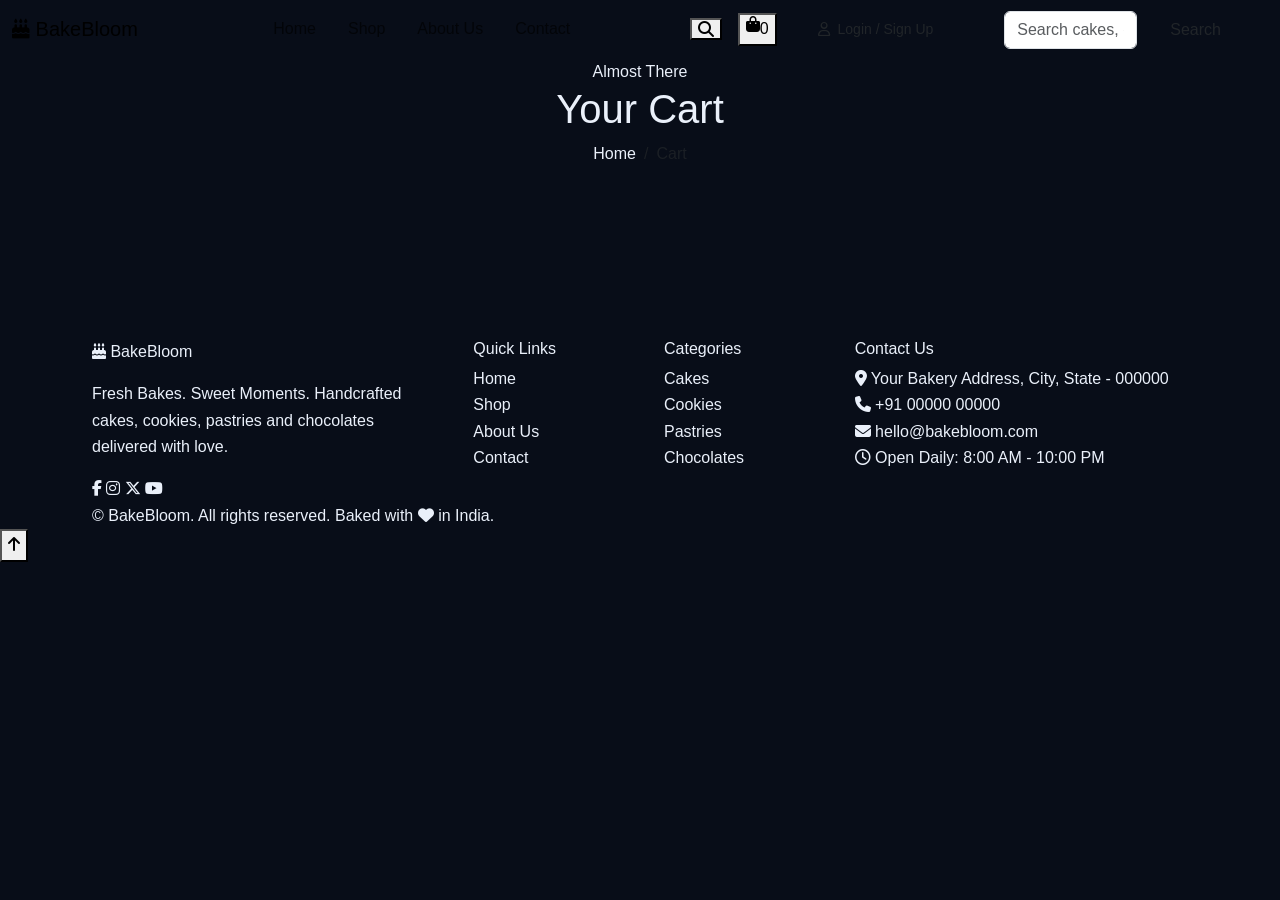
<file: cart.html>
<!DOCTYPE html>
<html lang="en">
<head>
  <meta charset="UTF-8">
  <meta name="viewport" content="width=device-width, initial-scale=1.0">
  <meta name="description" content="Your BakeBloom shopping cart.">
  <title>Your Cart | BakeBloom</title>

  <link rel="preconnect" href="https://fonts.googleapis.com">
  <link rel="preconnect" href="https://fonts.gstatic.com" crossorigin>
  <link href="https://fonts.googleapis.com/css2?family=Poppins:wght@300;400;500;600;700&display=swap" rel="stylesheet">
  <link href="https://cdn.jsdelivr.net/npm/bootstrap@5.3.3/dist/css/bootstrap.min.css" rel="stylesheet">
  <link rel="stylesheet" href="https://cdnjs.cloudflare.com/ajax/libs/font-awesome/6.5.1/css/all.min.css">
  <link rel="stylesheet" href="style.css">
</head>
<body>

  <!-- NAVBAR -->
  <nav class="navbar navbar-expand-lg sticky-top bb-navbar" id="navbar">
    <div class="container">
      <a class="navbar-brand bb-logo" href="index.html">
        <span class="bb-logo-icon"><i class="fa-solid fa-cake-candles"></i></span>
        Bake<span>Bloom</span>
      </a>
      <div class="d-flex align-items-center gap-2 d-lg-none ms-auto me-2">
        <button class="bb-icon-btn search-toggle" aria-label="Search"><i class="fa-solid fa-magnifying-glass"></i></button>
        <button class="bb-icon-btn cart-open" aria-label="Open cart">
          <i class="fa-solid fa-bag-shopping"></i>
          <span class="bb-badge cart-count">0</span>
        </button>
      </div>
      <button class="navbar-toggler border-0 shadow-none" type="button" data-bs-toggle="collapse" data-bs-target="#mainNav" aria-controls="mainNav" aria-expanded="false" aria-label="Toggle navigation">
        <i class="fa-solid fa-bars-staggered"></i>
      </button>
      <div class="collapse navbar-collapse" id="mainNav">
        <ul class="navbar-nav mx-auto mb-2 mb-lg-0 gap-lg-3">
          <li class="nav-item"><a class="nav-link" href="index.html">Home</a></li>
          <li class="nav-item"><a class="nav-link" href="shop.html">Shop</a></li>
          <li class="nav-item"><a class="nav-link" href="about.html">About Us</a></li>
          <li class="nav-item"><a class="nav-link" href="contact.html">Contact</a></li>
        </ul>
        <div class="d-flex align-items-center gap-3">
          <button class="bb-icon-btn search-toggle d-none d-lg-inline-flex" aria-label="Search"><i class="fa-solid fa-magnifying-glass"></i></button>
          <button class="bb-icon-btn cart-open d-none d-lg-inline-flex" aria-label="Open cart">
            <i class="fa-solid fa-bag-shopping"></i>
            <span class="bb-badge cart-count">0</span>
          </button>
          <a href="login.html" class="btn bb-btn-primary btn-sm px-4 login-btn"><i class="fa-regular fa-user me-1"></i> <span>Login / Sign Up</span></a>
        </div>
      </div>
    </div>
    <div class="bb-searchbar" id="searchBar">
      <div class="container">
        <form id="searchForm" class="d-flex gap-2">
          <input type="text" id="searchInput" class="form-control bb-input" placeholder="Search cakes, cookies, pastries, chocolates...">
          <button class="btn bb-btn-primary px-4" type="submit">Search</button>
        </form>
      </div>
    </div>
  </nav>

  <!-- PAGE HEADER -->
  <header class="page-header">
    <div class="container text-center position-relative" style="z-index:1;">
      <span class="section-tag">Almost There</span>
      <h1>Your Cart</h1>
      <nav aria-label="breadcrumb">
        <ol class="breadcrumb justify-content-center">
          <li class="breadcrumb-item"><a href="index.html">Home</a></li>
          <li class="breadcrumb-item active" aria-current="page">Cart</li>
        </ol>
      </nav>
    </div>
  </header>

  <!-- CART -->
  <section class="section" style="padding-top:50px;">
    <div class="container">

      <!-- Cart has items -->
      <div id="cartFilled" class="row g-4 d-none">
        <div class="col-lg-8">
          <div id="cartItems"></div>
          <div class="d-flex flex-wrap justify-content-between gap-2 mt-2">
            <a href="shop.html" class="btn bb-btn-outline px-4"><i class="fa-solid fa-arrow-left me-2"></i>Continue Shopping</a>
            <button id="clearCartBtn" class="btn btn-link text-danger text-decoration-none"><i class="fa-solid fa-trash-can me-1"></i>Clear Cart</button>
          </div>
        </div>

        <div class="col-lg-4">
          <div class="summary-card">
            <h4>Order Summary</h4>
            <div class="summary-line"><span>Subtotal</span><strong id="cartSubtotal">₹0</strong></div>
            <div class="summary-line"><span>Delivery</span><strong id="cartDelivery">₹0</strong></div>
            <div id="freeDeliveryNote"></div>
            <div class="summary-total"><span>Total</span><span id="cartGrand">₹0</span></div>
            <button id="checkoutBtn" class="btn bb-btn-primary w-100 btn-lg">Place Order <i class="fa-solid fa-lock ms-2"></i></button>
          </div>
        </div>
      </div>

      <!-- Cart is empty -->
      <div id="cartEmpty" class="empty-state d-none">
        <i class="fa-solid fa-bag-shopping"></i>
        <h3>Your cart is empty</h3>
        <p>Looks like you haven't added any sweet treats yet.</p>
        <a href="shop.html" class="btn bb-btn-primary btn-lg px-5 mt-2">Start Shopping</a>
      </div>

    </div>
  </section>

  <!-- FOOTER -->
  <footer class="bb-footer" id="contact">
    <div class="container">
      <div class="row g-5">
        <div class="col-lg-4">
          <a class="bb-logo footer-logo" href="index.html">
            <span class="bb-logo-icon"><i class="fa-solid fa-cake-candles"></i></span>
            Bake<span>Bloom</span>
          </a>
          <p class="mt-3">Fresh Bakes. Sweet Moments. Handcrafted cakes, cookies, pastries and chocolates delivered with love.</p>
          <div class="social">
            <a href="#" aria-label="Facebook"><i class="fa-brands fa-facebook-f"></i></a>
            <a href="#" aria-label="Instagram"><i class="fa-brands fa-instagram"></i></a>
            <a href="#" aria-label="Twitter"><i class="fa-brands fa-x-twitter"></i></a>
            <a href="#" aria-label="YouTube"><i class="fa-brands fa-youtube"></i></a>
          </div>
        </div>
        <div class="col-6 col-lg-2">
          <h6>Quick Links</h6>
          <ul class="list-unstyled footer-links">
            <li><a href="index.html">Home</a></li>
            <li><a href="shop.html">Shop</a></li>
            <li><a href="about.html">About Us</a></li>
            <li><a href="contact.html">Contact</a></li>
          </ul>
        </div>
        <div class="col-6 col-lg-2">
          <h6>Categories</h6>
          <ul class="list-unstyled footer-links">
            <li><a href="shop.html?category=cakes">Cakes</a></li>
            <li><a href="shop.html?category=cookies">Cookies</a></li>
            <li><a href="shop.html?category=pastries">Pastries</a></li>
            <li><a href="shop.html?category=chocolates">Chocolates</a></li>
          </ul>
        </div>
        <div class="col-lg-4">
          <h6>Contact Us</h6>
          <ul class="list-unstyled footer-contact">
            <li><i class="fa-solid fa-location-dot"></i> Your Bakery Address, City, State - 000000</li>
            <li><i class="fa-solid fa-phone"></i> +91 00000 00000</li>
            <li><i class="fa-solid fa-envelope"></i> hello@bakebloom.com</li>
            <li><i class="fa-regular fa-clock"></i> Open Daily: 8:00 AM - 10:00 PM</li>
          </ul>
        </div>
      </div>
      <div class="footer-bottom">
        <p class="mb-0">&copy; <span id="year"></span> BakeBloom. All rights reserved. Baked with <i class="fa-solid fa-heart"></i> in India.</p>
      </div>
    </div>
  </footer>

  <button id="backToTop" class="back-to-top" aria-label="Back to top"><i class="fa-solid fa-arrow-up"></i></button>

  <div class="toast-wrap">
    <div id="bbToast" class="toast align-items-center border-0" role="alert" aria-live="assertive" aria-atomic="true">
      <div class="d-flex">
        <div class="toast-body" id="toastText">Added to cart!</div>
        <button type="button" class="btn-close btn-close-white me-2 m-auto" data-bs-dismiss="toast" aria-label="Close"></button>
      </div>
    </div>
  </div>

  <script src="https://cdn.jsdelivr.net/npm/bootstrap@5.3.3/dist/js/bootstrap.bundle.min.js"></script>
  <script src="script.js"></script>
</body>
</html>
</file>
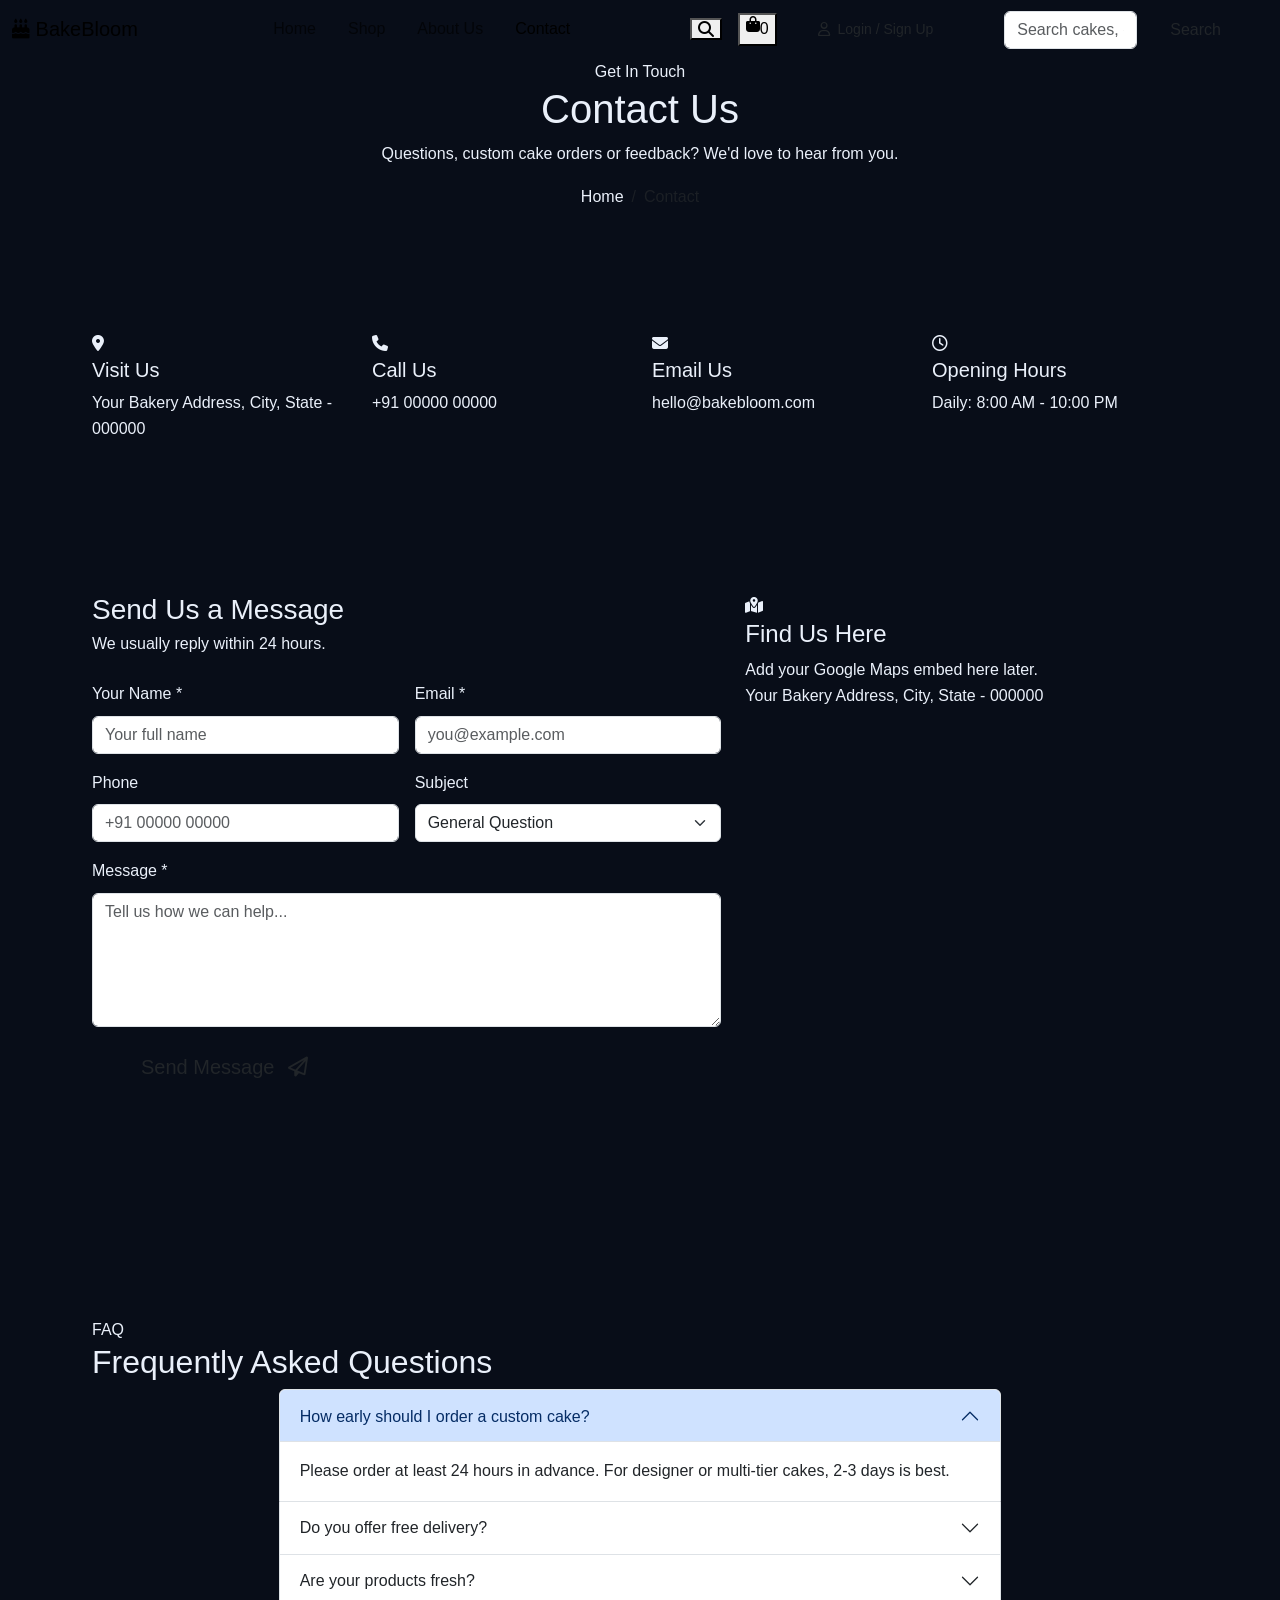
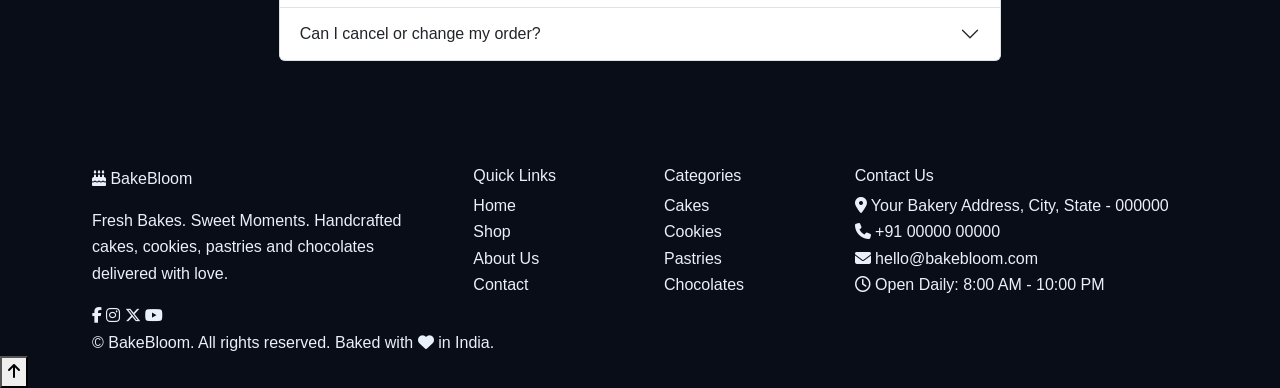
<file: contact.html>
<!DOCTYPE html>
<html lang="en">
<head>
  <meta charset="UTF-8">
  <meta name="viewport" content="width=device-width, initial-scale=1.0">
  <meta name="description" content="Contact BakeBloom for orders, custom cakes and queries.">
  <title>Contact Us | BakeBloom</title>

  <link rel="preconnect" href="https://fonts.googleapis.com">
  <link rel="preconnect" href="https://fonts.gstatic.com" crossorigin>
  <link href="https://fonts.googleapis.com/css2?family=Poppins:wght@300;400;500;600;700&display=swap" rel="stylesheet">
  <link href="https://cdn.jsdelivr.net/npm/bootstrap@5.3.3/dist/css/bootstrap.min.css" rel="stylesheet">
  <link rel="stylesheet" href="https://cdnjs.cloudflare.com/ajax/libs/font-awesome/6.5.1/css/all.min.css">
  <link rel="stylesheet" href="style.css">
</head>
<body>

  <!-- NAVBAR -->
  <nav class="navbar navbar-expand-lg sticky-top bb-navbar" id="navbar">
    <div class="container">
      <a class="navbar-brand bb-logo" href="index.html">
        <span class="bb-logo-icon"><i class="fa-solid fa-cake-candles"></i></span>
        Bake<span>Bloom</span>
      </a>
      <div class="d-flex align-items-center gap-2 d-lg-none ms-auto me-2">
        <button class="bb-icon-btn search-toggle" aria-label="Search"><i class="fa-solid fa-magnifying-glass"></i></button>
        <button class="bb-icon-btn cart-open" aria-label="Open cart">
          <i class="fa-solid fa-bag-shopping"></i>
          <span class="bb-badge cart-count">0</span>
        </button>
      </div>
      <button class="navbar-toggler border-0 shadow-none" type="button" data-bs-toggle="collapse" data-bs-target="#mainNav" aria-controls="mainNav" aria-expanded="false" aria-label="Toggle navigation">
        <i class="fa-solid fa-bars-staggered"></i>
      </button>
      <div class="collapse navbar-collapse" id="mainNav">
        <ul class="navbar-nav mx-auto mb-2 mb-lg-0 gap-lg-3">
          <li class="nav-item"><a class="nav-link" href="index.html">Home</a></li>
          <li class="nav-item"><a class="nav-link" href="shop.html">Shop</a></li>
          <li class="nav-item"><a class="nav-link" href="about.html">About Us</a></li>
          <li class="nav-item"><a class="nav-link active" href="contact.html">Contact</a></li>
        </ul>
        <div class="d-flex align-items-center gap-3">
          <button class="bb-icon-btn search-toggle d-none d-lg-inline-flex" aria-label="Search"><i class="fa-solid fa-magnifying-glass"></i></button>
          <button class="bb-icon-btn cart-open d-none d-lg-inline-flex" aria-label="Open cart">
            <i class="fa-solid fa-bag-shopping"></i>
            <span class="bb-badge cart-count">0</span>
          </button>
          <a href="login.html" class="btn bb-btn-primary btn-sm px-4 login-btn"><i class="fa-regular fa-user me-1"></i> <span>Login / Sign Up</span></a>
        </div>
      </div>
    </div>
    <div class="bb-searchbar" id="searchBar">
      <div class="container">
        <form id="searchForm" class="d-flex gap-2">
          <input type="text" id="searchInput" class="form-control bb-input" placeholder="Search cakes, cookies, pastries, chocolates...">
          <button class="btn bb-btn-primary px-4" type="submit">Search</button>
        </form>
      </div>
    </div>
  </nav>

  <!-- PAGE HEADER -->
  <header class="page-header">
    <div class="container text-center position-relative" style="z-index:1;">
      <span class="section-tag">Get In Touch</span>
      <h1>Contact Us</h1>
      <p>Questions, custom cake orders or feedback? We'd love to hear from you.</p>
      <nav aria-label="breadcrumb">
        <ol class="breadcrumb justify-content-center">
          <li class="breadcrumb-item"><a href="index.html">Home</a></li>
          <li class="breadcrumb-item active" aria-current="page">Contact</li>
        </ol>
      </nav>
    </div>
  </header>

  <!-- INFO CARDS -->
  <section class="section" style="padding-bottom:30px;">
    <div class="container">
      <div class="row g-4">
        <div class="col-sm-6 col-lg-3 reveal">
          <div class="contact-card">
            <div class="why-icon"><i class="fa-solid fa-location-dot"></i></div>
            <h5>Visit Us</h5>
            <p>Your Bakery Address, City, State - 000000</p>
          </div>
        </div>
        <div class="col-sm-6 col-lg-3 reveal">
          <div class="contact-card">
            <div class="why-icon"><i class="fa-solid fa-phone"></i></div>
            <h5>Call Us</h5>
            <p>+91 00000 00000</p>
          </div>
        </div>
        <div class="col-sm-6 col-lg-3 reveal">
          <div class="contact-card">
            <div class="why-icon"><i class="fa-solid fa-envelope"></i></div>
            <h5>Email Us</h5>
            <p>hello@bakebloom.com</p>
          </div>
        </div>
        <div class="col-sm-6 col-lg-3 reveal">
          <div class="contact-card">
            <div class="why-icon"><i class="fa-regular fa-clock"></i></div>
            <h5>Opening Hours</h5>
            <p>Daily: 8:00 AM - 10:00 PM</p>
          </div>
        </div>
      </div>
    </div>
  </section>

  <!-- FORM + MAP -->
  <section class="section">
    <div class="container">
      <div class="row g-4">
        <div class="col-lg-7 reveal">
          <div class="form-box">
            <h3 class="mb-1">Send Us a Message</h3>
            <p class="mb-4">We usually reply within 24 hours.</p>
            <form id="contactForm" novalidate>
              <div class="row g-3">
                <div class="col-md-6">
                  <label class="form-label" for="contactName">Your Name *</label>
                  <input type="text" id="contactName" class="form-control bb-input" placeholder="Your full name">
                </div>
                <div class="col-md-6">
                  <label class="form-label" for="contactEmail">Email *</label>
                  <input type="email" id="contactEmail" class="form-control bb-input" placeholder="you@example.com">
                </div>
                <div class="col-md-6">
                  <label class="form-label" for="contactPhone">Phone</label>
                  <input type="tel" id="contactPhone" class="form-control bb-input" placeholder="+91 00000 00000">
                </div>
                <div class="col-md-6">
                  <label class="form-label" for="contactSubject">Subject</label>
                  <select id="contactSubject" class="form-select bb-input">
                    <option>General Question</option>
                    <option>Custom Cake Order</option>
                    <option>Bulk / Party Order</option>
                    <option>Feedback</option>
                  </select>
                </div>
                <div class="col-12">
                  <label class="form-label" for="contactMessage">Message *</label>
                  <textarea id="contactMessage" class="form-control bb-input" rows="5" placeholder="Tell us how we can help..."></textarea>
                </div>
                <div class="col-12">
                  <button type="submit" class="btn bb-btn-primary btn-lg px-5">Send Message <i class="fa-regular fa-paper-plane ms-2"></i></button>
                </div>
              </div>
              <div id="contactMsg" class="mt-3 fw-medium"></div>
            </form>
          </div>
        </div>

        <div class="col-lg-5 reveal">
          <div class="map-box">
            <i class="fa-solid fa-map-location-dot"></i>
            <h4>Find Us Here</h4>
            <p class="mb-0">Add your Google Maps embed here later.<br>Your Bakery Address, City, State - 000000</p>
          </div>
        </div>
      </div>
    </div>
  </section>

  <!-- FAQ -->
  <section class="section section-peach">
    <div class="container">
      <div class="section-head reveal">
        <span class="section-tag">FAQ</span>
        <h2>Frequently Asked Questions</h2>
      </div>
      <div class="row justify-content-center">
        <div class="col-lg-8 reveal">
          <div class="accordion faq" id="faqList">
            <div class="accordion-item">
              <h2 class="accordion-header">
                <button class="accordion-button" type="button" data-bs-toggle="collapse" data-bs-target="#faq1">How early should I order a custom cake?</button>
              </h2>
              <div id="faq1" class="accordion-collapse collapse show" data-bs-parent="#faqList">
                <div class="accordion-body">Please order at least 24 hours in advance. For designer or multi-tier cakes, 2-3 days is best.</div>
              </div>
            </div>
            <div class="accordion-item">
              <h2 class="accordion-header">
                <button class="accordion-button collapsed" type="button" data-bs-toggle="collapse" data-bs-target="#faq2">Do you offer free delivery?</button>
              </h2>
              <div id="faq2" class="accordion-collapse collapse" data-bs-parent="#faqList">
                <div class="accordion-body">Yes! Delivery is free on orders above ₹999. A small fee of ₹49 applies on smaller orders.</div>
              </div>
            </div>
            <div class="accordion-item">
              <h2 class="accordion-header">
                <button class="accordion-button collapsed" type="button" data-bs-toggle="collapse" data-bs-target="#faq3">Are your products fresh?</button>
              </h2>
              <div id="faq3" class="accordion-collapse collapse" data-bs-parent="#faqList">
                <div class="accordion-body">Everything is baked fresh every morning using quality ingredients and no harmful preservatives.</div>
              </div>
            </div>
            <div class="accordion-item">
              <h2 class="accordion-header">
                <button class="accordion-button collapsed" type="button" data-bs-toggle="collapse" data-bs-target="#faq4">Can I cancel or change my order?</button>
              </h2>
              <div id="faq4" class="accordion-collapse collapse" data-bs-parent="#faqList">
                <div class="accordion-body">You can change or cancel your order up to 6 hours before the delivery time by calling us.</div>
              </div>
            </div>
          </div>
        </div>
      </div>
    </div>
  </section>

  <!-- FOOTER -->
  <footer class="bb-footer" id="contact">
    <div class="container">
      <div class="row g-5">
        <div class="col-lg-4">
          <a class="bb-logo footer-logo" href="index.html">
            <span class="bb-logo-icon"><i class="fa-solid fa-cake-candles"></i></span>
            Bake<span>Bloom</span>
          </a>
          <p class="mt-3">Fresh Bakes. Sweet Moments. Handcrafted cakes, cookies, pastries and chocolates delivered with love.</p>
          <div class="social">
            <a href="#" aria-label="Facebook"><i class="fa-brands fa-facebook-f"></i></a>
            <a href="#" aria-label="Instagram"><i class="fa-brands fa-instagram"></i></a>
            <a href="#" aria-label="Twitter"><i class="fa-brands fa-x-twitter"></i></a>
            <a href="#" aria-label="YouTube"><i class="fa-brands fa-youtube"></i></a>
          </div>
        </div>
        <div class="col-6 col-lg-2">
          <h6>Quick Links</h6>
          <ul class="list-unstyled footer-links">
            <li><a href="index.html">Home</a></li>
            <li><a href="shop.html">Shop</a></li>
            <li><a href="about.html">About Us</a></li>
            <li><a href="contact.html">Contact</a></li>
          </ul>
        </div>
        <div class="col-6 col-lg-2">
          <h6>Categories</h6>
          <ul class="list-unstyled footer-links">
            <li><a href="shop.html?category=cakes">Cakes</a></li>
            <li><a href="shop.html?category=cookies">Cookies</a></li>
            <li><a href="shop.html?category=pastries">Pastries</a></li>
            <li><a href="shop.html?category=chocolates">Chocolates</a></li>
          </ul>
        </div>
        <div class="col-lg-4">
          <h6>Contact Us</h6>
          <ul class="list-unstyled footer-contact">
            <li><i class="fa-solid fa-location-dot"></i> Your Bakery Address, City, State - 000000</li>
            <li><i class="fa-solid fa-phone"></i> +91 00000 00000</li>
            <li><i class="fa-solid fa-envelope"></i> hello@bakebloom.com</li>
            <li><i class="fa-regular fa-clock"></i> Open Daily: 8:00 AM - 10:00 PM</li>
          </ul>
        </div>
      </div>
      <div class="footer-bottom">
        <p class="mb-0">&copy; <span id="year"></span> BakeBloom. All rights reserved. Baked with <i class="fa-solid fa-heart"></i> in India.</p>
      </div>
    </div>
  </footer>

  <button id="backToTop" class="back-to-top" aria-label="Back to top"><i class="fa-solid fa-arrow-up"></i></button>

  <div class="toast-wrap">
    <div id="bbToast" class="toast align-items-center border-0" role="alert" aria-live="assertive" aria-atomic="true">
      <div class="d-flex">
        <div class="toast-body" id="toastText">Added to cart!</div>
        <button type="button" class="btn-close btn-close-white me-2 m-auto" data-bs-dismiss="toast" aria-label="Close"></button>
      </div>
    </div>
  </div>

  <script src="https://cdn.jsdelivr.net/npm/bootstrap@5.3.3/dist/js/bootstrap.bundle.min.js"></script>
  <script src="script.js"></script>
</body>
</html>
</file>
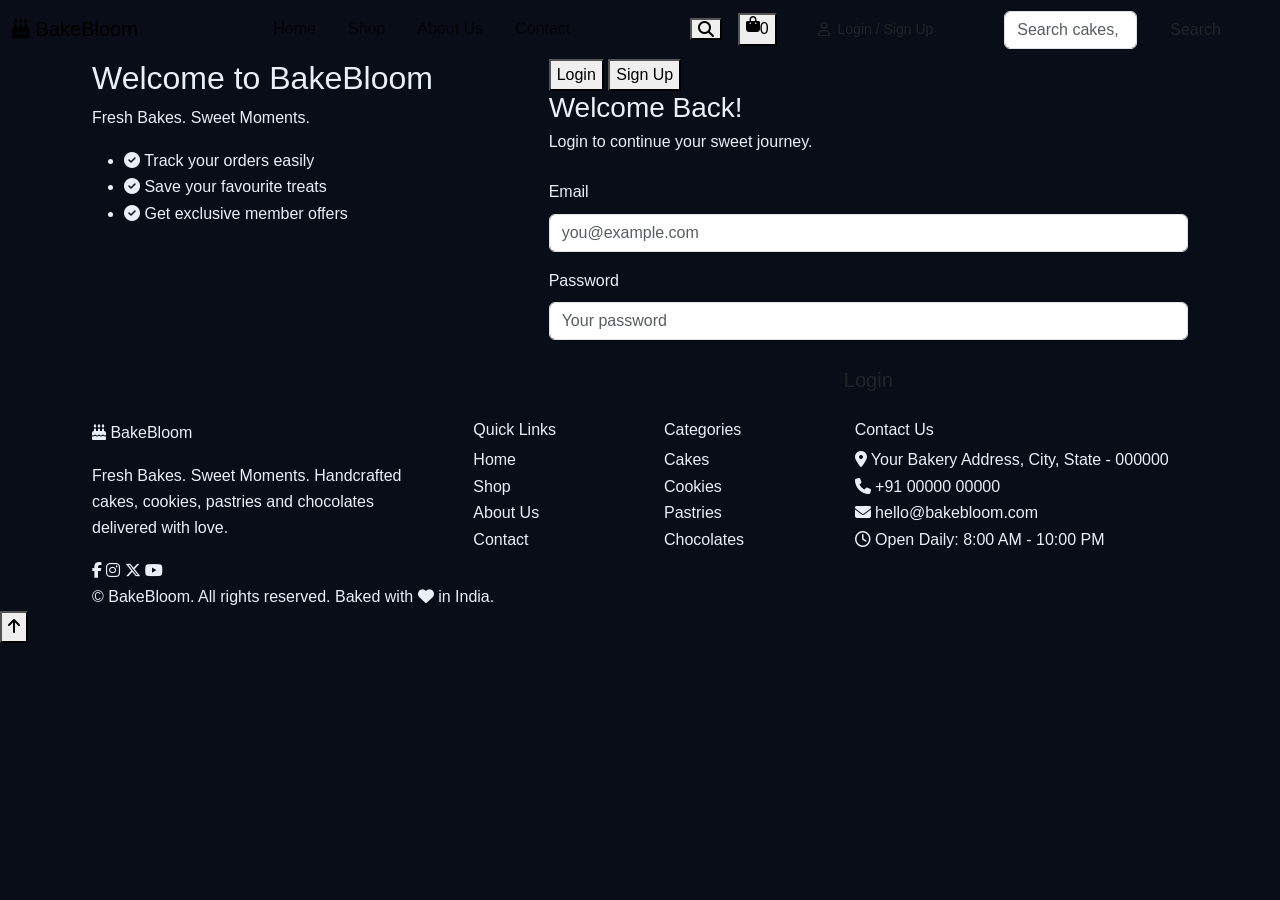
<file: login.html>
<!DOCTYPE html>
<html lang="en">
<head>
  <meta charset="UTF-8">
  <meta name="viewport" content="width=device-width, initial-scale=1.0">
  <meta name="description" content="Login or create your BakeBloom account.">
  <title>Login / Sign Up | BakeBloom</title>

  <link rel="preconnect" href="https://fonts.googleapis.com">
  <link rel="preconnect" href="https://fonts.gstatic.com" crossorigin>
  <link href="https://fonts.googleapis.com/css2?family=Poppins:wght@300;400;500;600;700&display=swap" rel="stylesheet">
  <link href="https://cdn.jsdelivr.net/npm/bootstrap@5.3.3/dist/css/bootstrap.min.css" rel="stylesheet">
  <link rel="stylesheet" href="https://cdnjs.cloudflare.com/ajax/libs/font-awesome/6.5.1/css/all.min.css">
  <link rel="stylesheet" href="style.css">
</head>
<body>

  <!-- NAVBAR -->
  <nav class="navbar navbar-expand-lg sticky-top bb-navbar" id="navbar">
    <div class="container">
      <a class="navbar-brand bb-logo" href="index.html">
        <span class="bb-logo-icon"><i class="fa-solid fa-cake-candles"></i></span>
        Bake<span>Bloom</span>
      </a>
      <div class="d-flex align-items-center gap-2 d-lg-none ms-auto me-2">
        <button class="bb-icon-btn search-toggle" aria-label="Search"><i class="fa-solid fa-magnifying-glass"></i></button>
        <button class="bb-icon-btn cart-open" aria-label="Open cart">
          <i class="fa-solid fa-bag-shopping"></i>
          <span class="bb-badge cart-count">0</span>
        </button>
      </div>
      <button class="navbar-toggler border-0 shadow-none" type="button" data-bs-toggle="collapse" data-bs-target="#mainNav" aria-controls="mainNav" aria-expanded="false" aria-label="Toggle navigation">
        <i class="fa-solid fa-bars-staggered"></i>
      </button>
      <div class="collapse navbar-collapse" id="mainNav">
        <ul class="navbar-nav mx-auto mb-2 mb-lg-0 gap-lg-3">
          <li class="nav-item"><a class="nav-link" href="index.html">Home</a></li>
          <li class="nav-item"><a class="nav-link" href="shop.html">Shop</a></li>
          <li class="nav-item"><a class="nav-link" href="about.html">About Us</a></li>
          <li class="nav-item"><a class="nav-link" href="contact.html">Contact</a></li>
        </ul>
        <div class="d-flex align-items-center gap-3">
          <button class="bb-icon-btn search-toggle d-none d-lg-inline-flex" aria-label="Search"><i class="fa-solid fa-magnifying-glass"></i></button>
          <button class="bb-icon-btn cart-open d-none d-lg-inline-flex" aria-label="Open cart">
            <i class="fa-solid fa-bag-shopping"></i>
            <span class="bb-badge cart-count">0</span>
          </button>
          <a href="login.html" class="btn bb-btn-primary btn-sm px-4 login-btn"><i class="fa-regular fa-user me-1"></i> <span>Login / Sign Up</span></a>
        </div>
      </div>
    </div>
    <div class="bb-searchbar" id="searchBar">
      <div class="container">
        <form id="searchForm" class="d-flex gap-2">
          <input type="text" id="searchInput" class="form-control bb-input" placeholder="Search cakes, cookies, pastries, chocolates...">
          <button class="btn bb-btn-primary px-4" type="submit">Search</button>
        </form>
      </div>
    </div>
  </nav>

  <!-- LOGIN / SIGN UP -->
  <section class="auth-section">
    <div class="container">
      <div class="auth-wrap reveal">
        <div class="row g-0">

          <div class="col-lg-5">
            <div class="auth-side">
              <h2>Welcome to BakeBloom</h2>
              <p>Fresh Bakes. Sweet Moments.</p>
              <ul>
                <li><i class="fa-solid fa-circle-check"></i> Track your orders easily</li>
                <li><i class="fa-solid fa-circle-check"></i> Save your favourite treats</li>
                <li><i class="fa-solid fa-circle-check"></i> Get exclusive member offers</li>
              </ul>
            </div>
          </div>

          <div class="col-lg-7">
            <div class="auth-form-box">

              <div id="loggedInBox" class="d-none d-flex justify-content-between align-items-center flex-wrap gap-2">
                <span>You are logged in as <strong id="loggedInName"></strong></span>
                <button type="button" id="logoutBtn" class="btn btn-sm bb-btn-outline px-3">Logout</button>
              </div>

              <div class="auth-tabs">
                <button type="button" class="auth-tab active" data-tab="login">Login</button>
                <button type="button" class="auth-tab" data-tab="signup">Sign Up</button>
              </div>

              <!-- Login form -->
              <form id="loginForm">
                <h3 class="mb-1">Welcome Back!</h3>
                <p class="mb-4">Login to continue your sweet journey.</p>
                <div class="mb-3">
                  <label class="form-label" for="loginEmail">Email</label>
                  <input type="email" id="loginEmail" class="form-control bb-input" placeholder="you@example.com" required>
                </div>
                <div class="mb-3">
                  <label class="form-label" for="loginPassword">Password</label>
                  <input type="password" id="loginPassword" class="form-control bb-input" placeholder="Your password" minlength="6" required>
                </div>
                <button type="submit" class="btn bb-btn-primary w-100 btn-lg">Login</button>
              </form>

              <!-- Sign up form -->
              <form id="signupForm" class="d-none">
                <h3 class="mb-1">Create Account</h3>
                <p class="mb-4">Join BakeBloom and enjoy sweet benefits.</p>
                <div class="mb-3">
                  <label class="form-label" for="signupName">Full Name</label>
                  <input type="text" id="signupName" class="form-control bb-input" placeholder="Your name" required>
                </div>
                <div class="mb-3">
                  <label class="form-label" for="signupEmail">Email</label>
                  <input type="email" id="signupEmail" class="form-control bb-input" placeholder="you@example.com" required>
                </div>
                <div class="row g-3 mb-3">
                  <div class="col-md-6">
                    <label class="form-label" for="signupPassword">Password</label>
                    <input type="password" id="signupPassword" class="form-control bb-input" placeholder="Min 6 characters" minlength="6" required>
                  </div>
                  <div class="col-md-6">
                    <label class="form-label" for="signupConfirm">Confirm Password</label>
                    <input type="password" id="signupConfirm" class="form-control bb-input" placeholder="Repeat password" minlength="6" required>
                  </div>
                </div>
                <button type="submit" class="btn bb-btn-primary w-100 btn-lg">Create Account</button>
              </form>

              <div id="authMsg" class="mt-3 text-center fw-medium"></div>
            </div>
          </div>

        </div>
      </div>
    </div>
  </section>

  <!-- FOOTER -->
  <footer class="bb-footer" id="contact">
    <div class="container">
      <div class="row g-5">
        <div class="col-lg-4">
          <a class="bb-logo footer-logo" href="index.html">
            <span class="bb-logo-icon"><i class="fa-solid fa-cake-candles"></i></span>
            Bake<span>Bloom</span>
          </a>
          <p class="mt-3">Fresh Bakes. Sweet Moments. Handcrafted cakes, cookies, pastries and chocolates delivered with love.</p>
          <div class="social">
            <a href="#" aria-label="Facebook"><i class="fa-brands fa-facebook-f"></i></a>
            <a href="#" aria-label="Instagram"><i class="fa-brands fa-instagram"></i></a>
            <a href="#" aria-label="Twitter"><i class="fa-brands fa-x-twitter"></i></a>
            <a href="#" aria-label="YouTube"><i class="fa-brands fa-youtube"></i></a>
          </div>
        </div>
        <div class="col-6 col-lg-2">
          <h6>Quick Links</h6>
          <ul class="list-unstyled footer-links">
            <li><a href="index.html">Home</a></li>
            <li><a href="shop.html">Shop</a></li>
            <li><a href="about.html">About Us</a></li>
            <li><a href="contact.html">Contact</a></li>
          </ul>
        </div>
        <div class="col-6 col-lg-2">
          <h6>Categories</h6>
          <ul class="list-unstyled footer-links">
            <li><a href="shop.html?category=cakes">Cakes</a></li>
            <li><a href="shop.html?category=cookies">Cookies</a></li>
            <li><a href="shop.html?category=pastries">Pastries</a></li>
            <li><a href="shop.html?category=chocolates">Chocolates</a></li>
          </ul>
        </div>
        <div class="col-lg-4">
          <h6>Contact Us</h6>
          <ul class="list-unstyled footer-contact">
            <li><i class="fa-solid fa-location-dot"></i> Your Bakery Address, City, State - 000000</li>
            <li><i class="fa-solid fa-phone"></i> +91 00000 00000</li>
            <li><i class="fa-solid fa-envelope"></i> hello@bakebloom.com</li>
            <li><i class="fa-regular fa-clock"></i> Open Daily: 8:00 AM - 10:00 PM</li>
          </ul>
        </div>
      </div>
      <div class="footer-bottom">
        <p class="mb-0">&copy; <span id="year"></span> BakeBloom. All rights reserved. Baked with <i class="fa-solid fa-heart"></i> in India.</p>
      </div>
    </div>
  </footer>

  <button id="backToTop" class="back-to-top" aria-label="Back to top"><i class="fa-solid fa-arrow-up"></i></button>

  <div class="toast-wrap">
    <div id="bbToast" class="toast align-items-center border-0" role="alert" aria-live="assertive" aria-atomic="true">
      <div class="d-flex">
        <div class="toast-body" id="toastText">Added to cart!</div>
        <button type="button" class="btn-close btn-close-white me-2 m-auto" data-bs-dismiss="toast" aria-label="Close"></button>
      </div>
    </div>
  </div>

  <script src="https://cdn.jsdelivr.net/npm/bootstrap@5.3.3/dist/js/bootstrap.bundle.min.js"></script>
  <script src="script.js"></script>
</body>
</html>
</file>
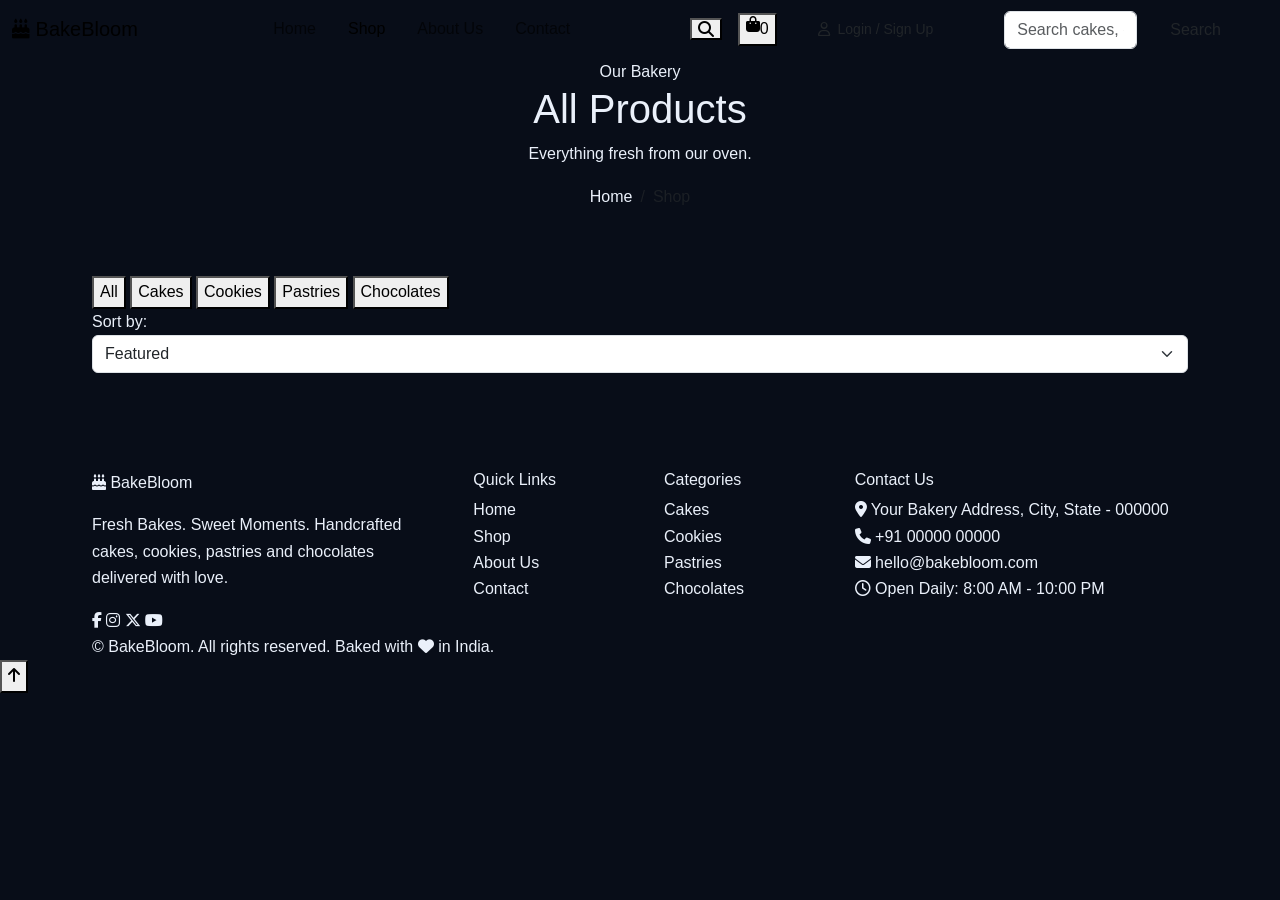
<file: shop.html>
<!DOCTYPE html>
<html lang="en">
<head>
  <meta charset="UTF-8">
  <meta name="viewport" content="width=device-width, initial-scale=1.0">
  <meta name="description" content="Shop all BakeBloom cakes, cookies, pastries and chocolates.">
  <title>Shop | BakeBloom</title>

  <link rel="preconnect" href="https://fonts.googleapis.com">
  <link rel="preconnect" href="https://fonts.gstatic.com" crossorigin>
  <link href="https://fonts.googleapis.com/css2?family=Poppins:wght@300;400;500;600;700&display=swap" rel="stylesheet">
  <link href="https://cdn.jsdelivr.net/npm/bootstrap@5.3.3/dist/css/bootstrap.min.css" rel="stylesheet">
  <link rel="stylesheet" href="https://cdnjs.cloudflare.com/ajax/libs/font-awesome/6.5.1/css/all.min.css">
  <link rel="stylesheet" href="style.css">
</head>
<body>

  <!-- NAVBAR -->
  <nav class="navbar navbar-expand-lg sticky-top bb-navbar" id="navbar">
    <div class="container">
      <a class="navbar-brand bb-logo" href="index.html">
        <span class="bb-logo-icon"><i class="fa-solid fa-cake-candles"></i></span>
        Bake<span>Bloom</span>
      </a>
      <div class="d-flex align-items-center gap-2 d-lg-none ms-auto me-2">
        <button class="bb-icon-btn search-toggle" aria-label="Search"><i class="fa-solid fa-magnifying-glass"></i></button>
        <button class="bb-icon-btn cart-open" aria-label="Open cart">
          <i class="fa-solid fa-bag-shopping"></i>
          <span class="bb-badge cart-count">0</span>
        </button>
      </div>
      <button class="navbar-toggler border-0 shadow-none" type="button" data-bs-toggle="collapse" data-bs-target="#mainNav" aria-controls="mainNav" aria-expanded="false" aria-label="Toggle navigation">
        <i class="fa-solid fa-bars-staggered"></i>
      </button>
      <div class="collapse navbar-collapse" id="mainNav">
        <ul class="navbar-nav mx-auto mb-2 mb-lg-0 gap-lg-3">
          <li class="nav-item"><a class="nav-link" href="index.html">Home</a></li>
          <li class="nav-item"><a class="nav-link active" href="shop.html">Shop</a></li>
          <li class="nav-item"><a class="nav-link" href="about.html">About Us</a></li>
          <li class="nav-item"><a class="nav-link" href="contact.html">Contact</a></li>
        </ul>
        <div class="d-flex align-items-center gap-3">
          <button class="bb-icon-btn search-toggle d-none d-lg-inline-flex" aria-label="Search"><i class="fa-solid fa-magnifying-glass"></i></button>
          <button class="bb-icon-btn cart-open d-none d-lg-inline-flex" aria-label="Open cart">
            <i class="fa-solid fa-bag-shopping"></i>
            <span class="bb-badge cart-count">0</span>
          </button>
          <a href="login.html" class="btn bb-btn-primary btn-sm px-4 login-btn"><i class="fa-regular fa-user me-1"></i> <span>Login / Sign Up</span></a>
        </div>
      </div>
    </div>
    <div class="bb-searchbar" id="searchBar">
      <div class="container">
        <form id="searchForm" class="d-flex gap-2">
          <input type="text" id="searchInput" class="form-control bb-input" placeholder="Search cakes, cookies, pastries, chocolates...">
          <button class="btn bb-btn-primary px-4" type="submit">Search</button>
        </form>
      </div>
    </div>
  </nav>

  <!-- PAGE HEADER -->
  <header class="page-header">
    <div class="container text-center position-relative" style="z-index:1;">
      <span class="section-tag">Our Bakery</span>
      <h1 id="productsTitle">All Products</h1>
      <p id="productsSubtitle">Everything fresh from our oven.</p>
      <nav aria-label="breadcrumb">
        <ol class="breadcrumb justify-content-center">
          <li class="breadcrumb-item"><a href="index.html">Home</a></li>
          <li class="breadcrumb-item active" aria-current="page">Shop</li>
        </ol>
      </nav>
    </div>
  </header>

  <!-- PRODUCTS -->
  <section class="section" id="shop" style="padding-top:50px;">
    <div class="container">
      <div class="shop-toolbar">
        <div class="filter-chips" id="filterChips">
          <button class="chip active" data-filter="all">All</button>
          <button class="chip" data-filter="cakes">Cakes</button>
          <button class="chip" data-filter="cookies">Cookies</button>
          <button class="chip" data-filter="pastries">Pastries</button>
          <button class="chip" data-filter="chocolates">Chocolates</button>
        </div>
        <div class="sort-box">
          <label for="sortSelect">Sort by:</label>
          <select id="sortSelect" class="form-select bb-select">
            <option value="default">Featured</option>
            <option value="low">Price: Low to High</option>
            <option value="high">Price: High to Low</option>
            <option value="rating">Top Rated</option>
          </select>
        </div>
      </div>

      <p class="result-count" id="resultCount"></p>

      <div class="row g-4" id="productGrid" data-default="all">
        <!-- Product cards are generated by script.js -->
      </div>
    </div>
  </section>

  <!-- FOOTER -->
  <footer class="bb-footer" id="contact">
    <div class="container">
      <div class="row g-5">
        <div class="col-lg-4">
          <a class="bb-logo footer-logo" href="index.html">
            <span class="bb-logo-icon"><i class="fa-solid fa-cake-candles"></i></span>
            Bake<span>Bloom</span>
          </a>
          <p class="mt-3">Fresh Bakes. Sweet Moments. Handcrafted cakes, cookies, pastries and chocolates delivered with love.</p>
          <div class="social">
            <a href="#" aria-label="Facebook"><i class="fa-brands fa-facebook-f"></i></a>
            <a href="#" aria-label="Instagram"><i class="fa-brands fa-instagram"></i></a>
            <a href="#" aria-label="Twitter"><i class="fa-brands fa-x-twitter"></i></a>
            <a href="#" aria-label="YouTube"><i class="fa-brands fa-youtube"></i></a>
          </div>
        </div>
        <div class="col-6 col-lg-2">
          <h6>Quick Links</h6>
          <ul class="list-unstyled footer-links">
            <li><a href="index.html">Home</a></li>
            <li><a href="shop.html">Shop</a></li>
            <li><a href="about.html">About Us</a></li>
            <li><a href="contact.html">Contact</a></li>
          </ul>
        </div>
        <div class="col-6 col-lg-2">
          <h6>Categories</h6>
          <ul class="list-unstyled footer-links">
            <li><a href="shop.html?category=cakes">Cakes</a></li>
            <li><a href="shop.html?category=cookies">Cookies</a></li>
            <li><a href="shop.html?category=pastries">Pastries</a></li>
            <li><a href="shop.html?category=chocolates">Chocolates</a></li>
          </ul>
        </div>
        <div class="col-lg-4">
          <h6>Contact Us</h6>
          <ul class="list-unstyled footer-contact">
            <li><i class="fa-solid fa-location-dot"></i> Your Bakery Address, City, State - 000000</li>
            <li><i class="fa-solid fa-phone"></i> +91 00000 00000</li>
            <li><i class="fa-solid fa-envelope"></i> hello@bakebloom.com</li>
            <li><i class="fa-regular fa-clock"></i> Open Daily: 8:00 AM - 10:00 PM</li>
          </ul>
        </div>
      </div>
      <div class="footer-bottom">
        <p class="mb-0">&copy; <span id="year"></span> BakeBloom. All rights reserved. Baked with <i class="fa-solid fa-heart"></i> in India.</p>
      </div>
    </div>
  </footer>

  <button id="backToTop" class="back-to-top" aria-label="Back to top"><i class="fa-solid fa-arrow-up"></i></button>

  <div class="toast-wrap">
    <div id="bbToast" class="toast align-items-center border-0" role="alert" aria-live="assertive" aria-atomic="true">
      <div class="d-flex">
        <div class="toast-body" id="toastText">Added to cart!</div>
        <button type="button" class="btn-close btn-close-white me-2 m-auto" data-bs-dismiss="toast" aria-label="Close"></button>
      </div>
    </div>
  </div>

  <script src="https://cdn.jsdelivr.net/npm/bootstrap@5.3.3/dist/js/bootstrap.bundle.min.js"></script>
  <script src="script.js"></script>
</body>
</html>
</file>
<file: style.css>
*{box-sizing:border-box}html{scroll-behavior:smooth;scroll-padding-top:90px}body{margin:0;background:#080d18;color:#eaf0fa;font-family:"DM Sans",sans-serif;line-height:1.65}a{color:inherit;text-decoration:none}.container{width:min(1120px,calc(100% - 44px));margin:auto}.site-header{position:sticky;top:0;z-index:20;background:rgba(8,13,24,.88);backdrop-filter:blur(16px);border-bottom:1px solid rgba(155,178,213,.12)}.nav{height:76px;display:flex;align-items:center;justify-content:space-between}.brand{font:700 20px "Space Grotesk",sans-serif;letter-spacing:-.5px}.brand span{display:inline-grid;place-items:center;width:32px;height:32px;margin-right:8px;border-radius:10px;background:#8b5cf6;color:white}.nav-links{display:flex;align-items:center;gap:32px;color:#aab7ca;font-size:14px}.nav-links a:hover{color:#fff}.nav-cta{padding:9px 17px;border:1px solid #46536b;border-radius:8px;color:#fff!important}.menu-toggle{display:none;background:none;border:0;color:#fff;font-size:25px}.hero{min-height:650px;display:grid;grid-template-columns:1.12fr .88fr;align-items:center;gap:50px;padding-top:55px;padding-bottom:65px}.eyebrow{font-size:11px;letter-spacing:2px;font-weight:700;color:#9b82ff;margin:0 0 17px}.status-dot{display:inline-block;width:7px;height:7px;background:#57d6a1;border-radius:50%;margin-right:8px;box-shadow:0 0 12px #57d6a1}.hero h1,.section-heading h2,.contact-inner h2{font:700 clamp(42px,6vw,70px)/1.08 "Space Grotesk",sans-serif;letter-spacing:-2.8px;margin:0}.hero h1 span,.section-heading h2 span,.contact-inner h2 span{color:#9b82ff}.hero-text{max-width:610px;color:#aab7ca;font-size:16px;margin:25px 0 27px}.hero-actions{display:flex;gap:13px;flex-wrap:wrap}.button{display:inline-flex;align-items:center;gap:13px;padding:13px 20px;border-radius:9px;font-weight:700;font-size:14px;transition:.2s}.button:hover{transform:translateY(-2px)}.button-primary{background:#8b5cf6;color:white;box-shadow:0 10px 30px #8b5cf633}.button-ghost{border:1px solid #3a4860;color:#eaf0fa}.quick-info{display:flex;flex-wrap:wrap;gap:20px;margin-top:34px;color:#7f8da4;font-size:12px}.hero-visual{min-height:430px;display:grid;place-items:center;position:relative}.profile-card{width:270px;position:relative;z-index:2;padding:18px;border:1px solid #34415a;border-radius:22px;background:linear-gradient(145deg,#18243a,#0d1424);box-shadow:0 25px 80px #0008;transform:rotate(3deg)}.profile-image-wrap{height:300px;border-radius:14px;overflow:hidden;background:linear-gradient(145deg,#30235d,#172a48);display:grid;place-items:center}.profile-image-wrap img{width:100%;height:100%;object-fit:cover}.profile-fallback{display:none;width:100%;height:100%;place-items:center;font:700 76px "Space Grotesk";color:#d9caff}.profile-caption{display:flex;flex-direction:column;padding:13px 3px 2px}.profile-caption strong{font:600 17px "Space Grotesk"}.profile-caption span{font-size:12px;color:#9baac0}.mini-tag{position:absolute;padding:8px 13px;border-radius:9px;background:#202d43;border:1px solid #45516a;font-size:12px;font-weight:700;box-shadow:0 8px 25px #0006}.tag-html{top:65px;left:-48px;color:#ff9c70}.tag-css{right:-38px;top:175px;color:#70baff}.tag-js{bottom:62px;left:-32px;color:#ffe17a}.orbit{position:absolute;border:1px solid #293653;border-radius:50%;width:410px;height:410px}.orbit-two{width:480px;height:480px;border-color:#222d45}.hero-glow{position:absolute;width:270px;height:270px;background:#7147e7;filter:blur(110px);opacity:.24}.section{padding-top:105px;padding-bottom:105px}.section-heading{margin-bottom:42px}.section-heading h2{font-size:clamp(36px,4vw,48px);letter-spacing:-1.8px}.about-grid{display:grid;grid-template-columns:1fr 1fr;gap:80px}.large-copy{font:600 28px/1.35 "Space Grotesk";letter-spacing:-.7px;margin:0;max-width:450px}.about-details>p{color:#aab7ca;margin-top:0}.fact-row{display:flex;justify-content:space-between;gap:20px;padding:13px 0;border-bottom:1px solid #26334a;font-size:13px}.fact-row span{color:#8291a9}.fact-row strong{text-align:right;font-weight:600}.section-alt{background:#0d1423;border-top:1px solid #1b2639;border-bottom:1px solid #1b2639}.skill-grid{display:grid;grid-template-columns:repeat(5,1fr);gap:14px}.skill-card{padding:22px 18px;background:#111c2e;border:1px solid #27364e;border-radius:14px;transition:.2s}.skill-card:hover{transform:translateY(-5px);border-color:#8062db}.skill-icon{width:42px;height:42px;display:grid;place-items:center;border-radius:11px;background:#29244b;color:#b7a4ff;font-weight:700;font-size:17px}.skill-card h3{font:600 17px "Space Grotesk";margin:17px 0 5px}.skill-card p{font-size:12px;color:#91a0b6;margin:0}.project-card{display:grid;grid-template-columns:1fr 1fr;overflow:hidden;border:1px solid #2a3850;border-radius:18px;background:#101a2b}.project-art{min-height:360px;padding:30px;background:radial-gradient(circle at 50% 55%,#563b71,#17233c 70%);display:grid;place-items:center}.browser-bar{width:100%;max-width:390px;height:30px;background:#111827;border-radius:9px 9px 0 0;display:flex;align-items:center;gap:5px;padding:0 10px;color:#9ba8ba;font-size:9px}.browser-bar i{width:6px;height:6px;border-radius:50%;background:#6e7a91}.browser-bar span{margin-left:7px}.bakery-preview{width:100%;max-width:390px;min-height:240px;background:#fff3e5;color:#57392c;padding:28px;position:relative;overflow:hidden}.bakery-preview small{font-size:9px;letter-spacing:2px}.bakery-preview strong{display:block;font:700 35px "Space Grotesk";margin-top:9px}.bakery-preview strong span{color:#c16b4a}.bread-shape{font-size:78px;position:absolute;right:28px;top:75px;transform:rotate(-15deg)}.preview-lines{display:grid;gap:7px;margin-top:20px}.preview-lines b{height:6px;width:55%;background:#e5cdb6;border-radius:8px}.preview-lines b:nth-child(2){width:75%}.preview-lines b:nth-child(3){width:35%}.project-info{padding:42px;align-self:center}.project-info h3{font:600 27px/1.2 "Space Grotesk";margin:0 0 14px}.project-info>p:not(.eyebrow){color:#aab7ca;font-size:14px}.tag-list{display:flex;flex-wrap:wrap;gap:7px;margin:22px 0}.tag-list span{padding:5px 10px;border:1px solid #394761;border-radius:30px;color:#b8c4d6;font-size:11px}.text-link{display:inline-block;color:#b9a5ff;font-size:13px;font-weight:700;margin:8px 18px 0 0}.text-link span{margin-left:5px}.secondary-link{color:#aab7ca}.contact-section{padding:90px 0;background:linear-gradient(115deg,#171a38,#111b2c 65%,#17243b);border-top:1px solid #293451}.contact-inner{display:grid;grid-template-columns:1.1fr .9fr;gap:70px;align-items:center}.contact-inner h2{font-size:clamp(38px,5vw,56px);letter-spacing:-2px}.contact-note{color:#aab7ca;margin-top:20px}.contact-links{border-top:1px solid #3b4560}.contact-link{display:flex;flex-direction:column;gap:4px;padding:16px 0;border-bottom:1px solid #3b4560}.contact-link span{font-size:11px;color:#8d9bb2;text-transform:uppercase;letter-spacing:1px}.contact-link strong{font-size:14px}.footer{padding:22px 0;background:#070b13;color:#75839a;font-size:11px}.footer-inner{display:flex;justify-content:space-between;gap:18px;flex-wrap:wrap}.footer a{color:#b6a4ff}
@media(max-width:850px){.hero{grid-template-columns:1fr;gap:15px;padding-top:75px}.hero-visual{min-height:440px}.skill-grid{grid-template-columns:repeat(2,1fr)}.about-grid,.project-card,.contact-inner{grid-template-columns:1fr;gap:35px}.project-art{min-height:300px}.contact-inner{gap:30px}}
@media(max-width:600px){.container{width:min(100% - 32px,1120px)}.nav{height:66px}.menu-toggle{display:block}.nav-links{display:none;position:absolute;top:66px;left:0;right:0;padding:20px 22px 24px;background:#0d1423;border-bottom:1px solid #27364e;flex-direction:column;align-items:flex-start;gap:18px}.nav-links.open{display:flex}.hero{min-height:auto;padding-top:65px;padding-bottom:45px}.hero h1{font-size:44px;letter-spacing:-2px}.hero-text{font-size:14px}.quick-info{flex-direction:column;gap:8px}.hero-visual{min-height:390px;transform:scale(.88)}.orbit{width:330px;height:330px}.orbit-two{width:390px;height:390px}.profile-card{width:245px}.profile-image-wrap{height:260px}.section{padding-top:75px;padding-bottom:75px}.about-grid{gap:24px}.large-copy{font-size:23px}.fact-row{flex-direction:column;gap:2px}.fact-row strong{text-align:left}.skill-grid{gap:10px}.skill-card{padding:17px 14px}.project-art{padding:18px;min-height:260px}.project-info{padding:27px 22px}.project-info h3{font-size:23px}.contact-section{padding:70px 0}.footer-inner{flex-direction:column;gap:7px}}
</file>
